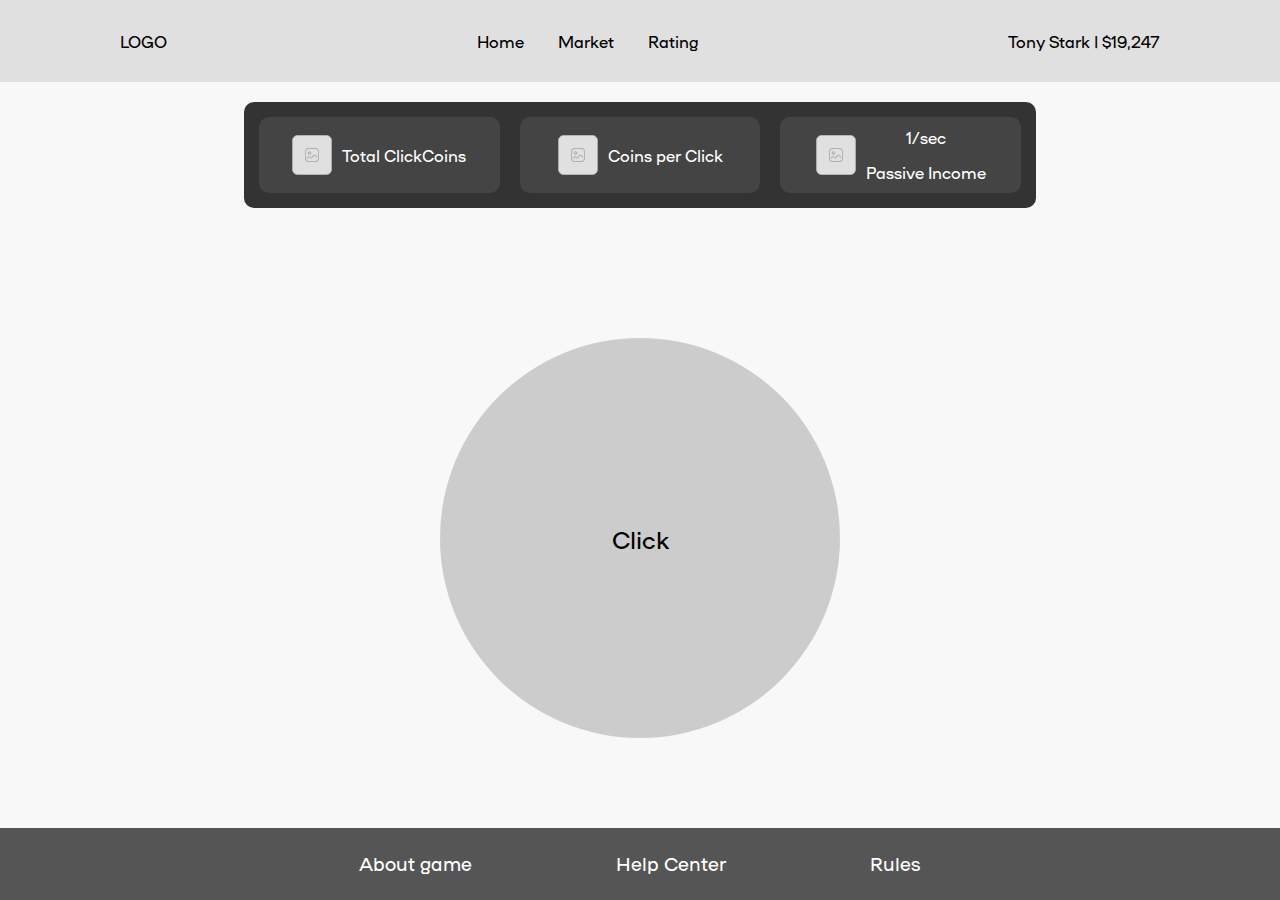
<file: clicker/index.html>
<!DOCTYPE html>
<html lang="ru">
<head>
    <meta charset="UTF-8">
    <meta name="viewport" content="width=device-width, initial-scale=1.0">
    <title>Clicker Game</title>
    <link rel="stylesheet" href="style.css">
</head>
<body>
    <header>
        <div class="logo">LOGO</div>
        <div class="menu">
            <a href="#">Home</a>
            <a href="#">Market</a>
            <a href="#">Rating</a>
        </div>
        <div class="profile">Tony Stark | $19,247</div>
    </header>
    <div class="stats-container">
        <div class="stats-box">
            <img src="/img/01 Images/Placeholder Square.svg" alt="">
            <div>
                <p><strong class="counterClick"></strong></p>
                <p>Total ClickCoins</p>
            </div>
        </div>
        <div class="stats-box">
            <img src="/img/01 Images/Placeholder Square.svg" alt="">
            <div>
                <p><strong></strong></p>
                <p>Coins per Click</p>
            </div>
        </div>
        <div class="stats-box">
            <img src="/img/01 Images/Placeholder Square.svg" alt="">
            <div>
                <p><strong>1/sec</strong></p>
                <p>Passive Income</p>
            </div>
        </div>
    </div>
    <div class="buttonClicker">
        <button class="click-button" onclick="clickerButton()">Click</button>
    </div>
    <footer>
        <h3>About game</h3>
        <h3>Help Center</h3>
        <h3>Rules</h3>
    </footer>
    <script src="/clicker/main.js"></script>
</body>
</html>
</file>
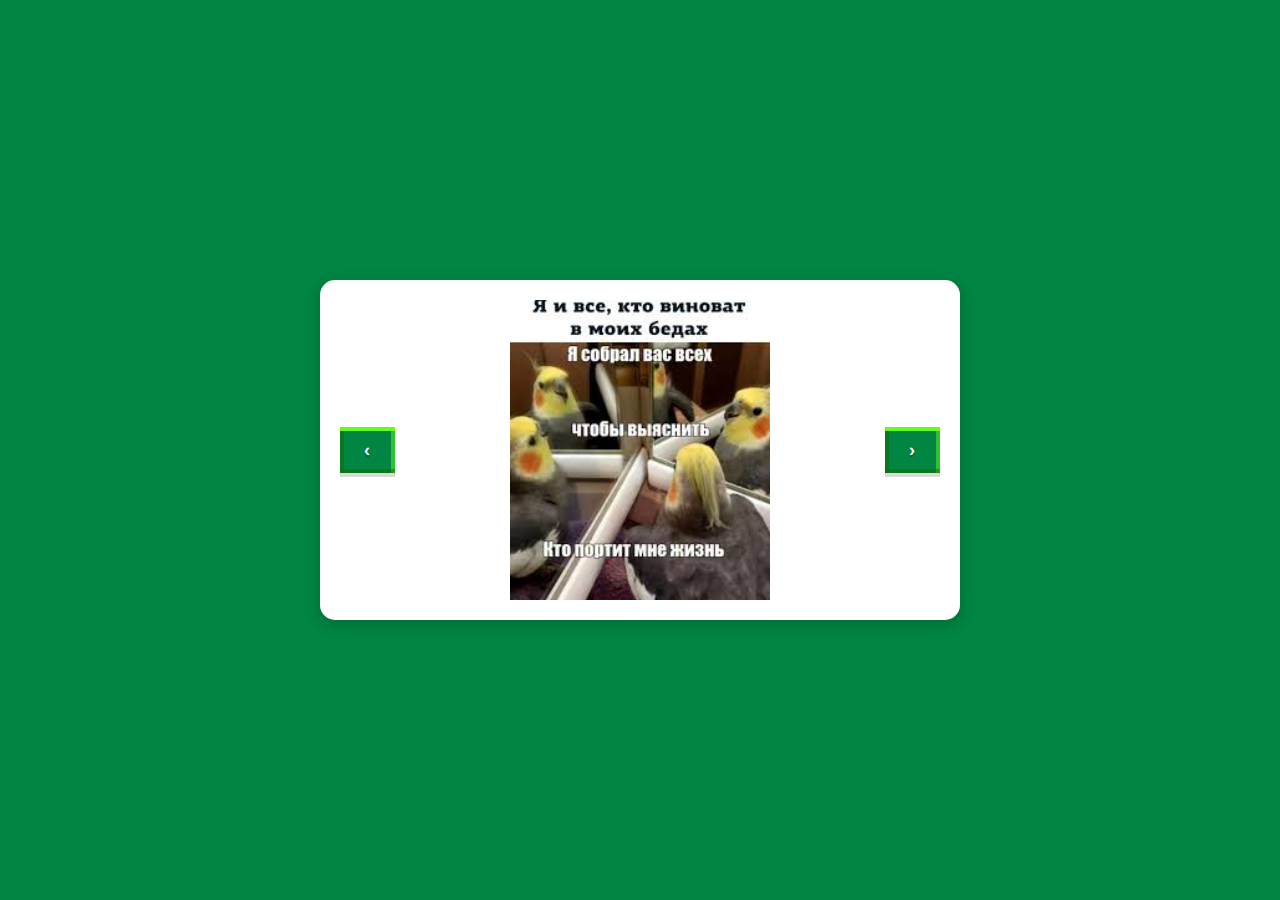
<file: karuselIMG/index.html>
<!DOCTYPE html>
<html lang="en">
<head>
  <meta charset="UTF-8">
  <meta name="viewport" content="width=device-width, initial-scale=1.0">
  <title>Image Carousel</title>
  <link rel="stylesheet" href="styless.css">
</head>
<body>
  <div class="carousel-container">
    <div class="carousel">
      <button id="prevBtn" class="nav-btn">‹</button>
      <div class="image-wrapper">
        <img id="carouselImage" src="/img/img1.jpg" alt="Carousel Image">
      </div>
      <button id="nextBtn" class="nav-btn">›</button>
    </div>
  </div>

  <script src="script.js"></script>
</body>
</html>
</file>
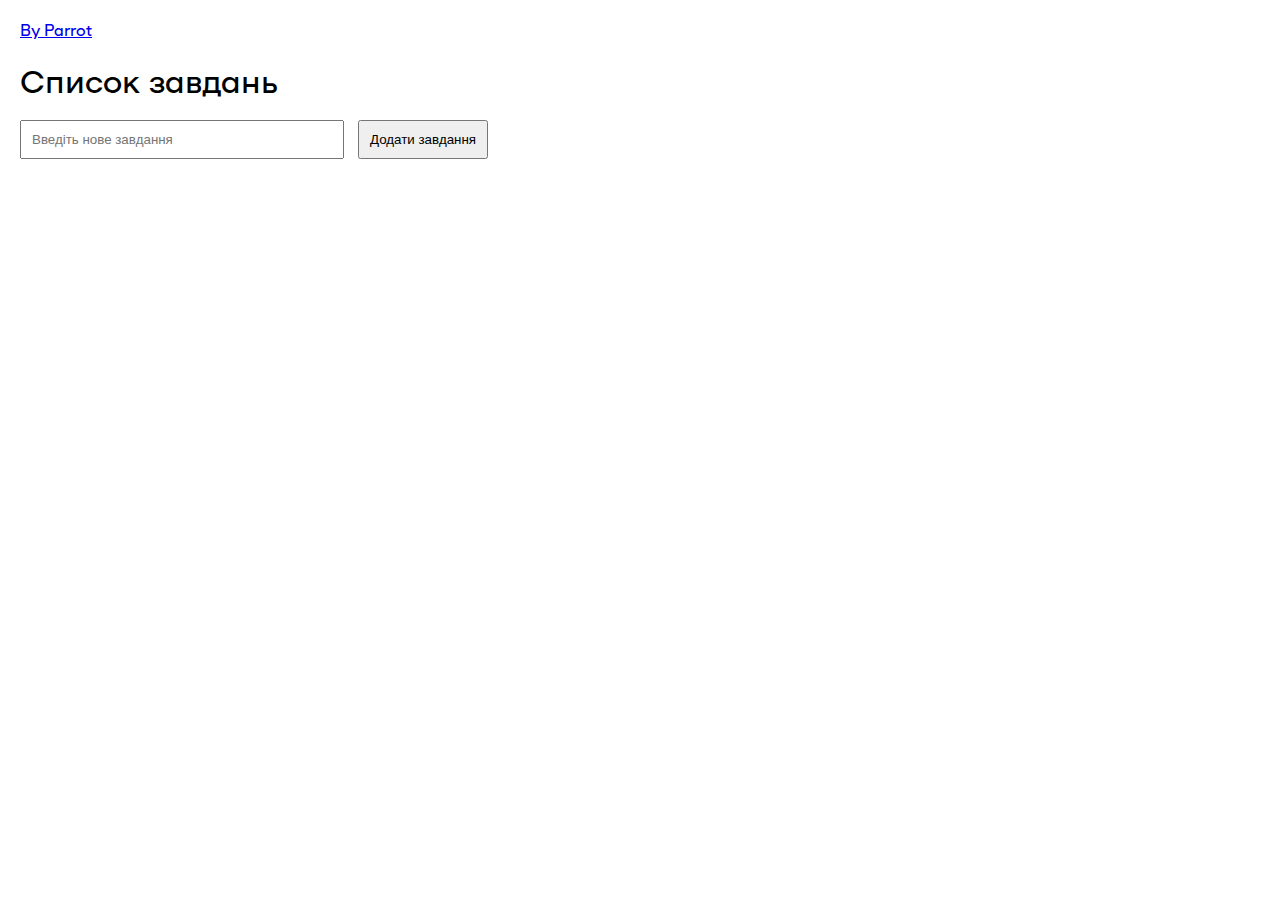
<file: archive/zadachka na pare/index.html>
<!DOCTYPE html>
<html lang="en">
<head>
    <meta charset="UTF-8">
    <meta name="viewport" content="width=device-width, initial-scale=1.0">
    <title>Список завдань</title>
    <link rel="stylesheet" href="Styless.css">
</head>
<body>
    <a href="conv.html">By Parrot</a>
    <h1>Список завдань</h1>
    <input type="text" id="taskInput" placeholder="Введіть нове завдання">
    <button id="addTaskButton">Додати завдання</button>
    <ul id="taskList"></ul>
    <script src="index.js"></script>
</body>
</html>
</file>
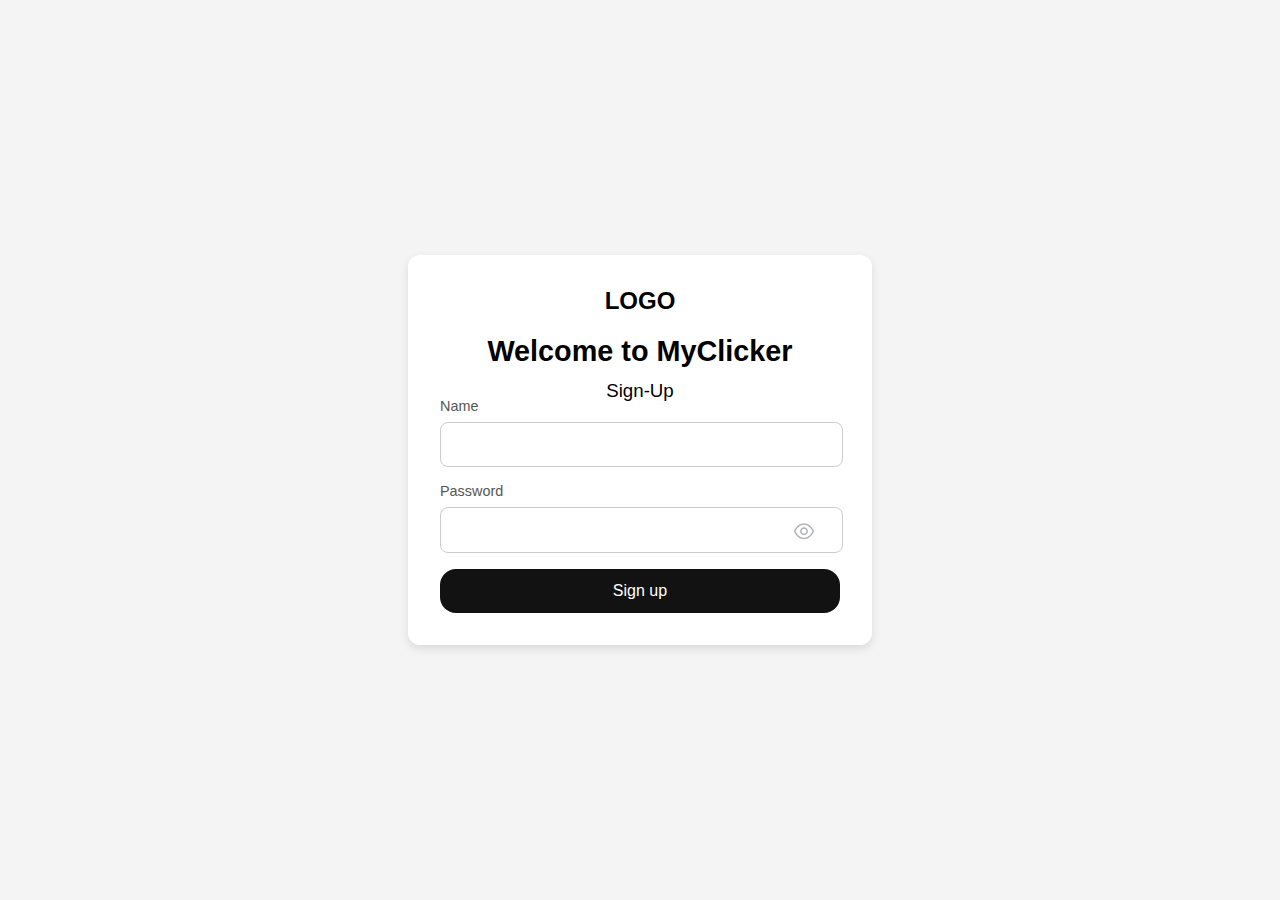
<file: clicker/login.html>
<!DOCTYPE html>
<html lang="en">
<head>
    <meta charset="UTF-8">
    <meta name="viewport" content="width=device-width, initial-scale=1.0">
    <title>Sign Up</title>
    <link rel="stylesheet" href="loginForRegister.css">
</head>
<body>
    <div class="container">
        <div class="logo">LOGO</div>
        <h1>Welcome to MyClicker</h1>
        <h3 class="Sign-Up">Sign-Up</h3>
        <form id="signupForm">
            <label for="name">Name</label>
            <input type="text" id="name" name="name" required>

            <label for="password">Password</label>
            <div class="password-container">
                <input type="password" id="password" name="password" required>
                <button type="button" class="toggle-password">
                    <!-- Eye icon -->
                    <svg id="eye-icon" xmlns="http://www.w3.org/2000/svg" viewBox="0 0 24 24" fill="none">
                        <path fill-rule="evenodd" clip-rule="evenodd" d="M11.9996 9.6413C10.6696 9.6413 9.58862 10.7233 9.58862 12.0533C9.58862 13.3823 10.6696 14.4633 11.9996 14.4633C13.3296 14.4633 14.4116 13.3823 14.4116 12.0533C14.4116 10.7233 13.3296 9.6413 11.9996 9.6413ZM11.9996 15.9633C9.84262 15.9633 8.08862 14.2093 8.08862 12.0533C8.08862 9.8963 9.84262 8.1413 11.9996 8.1413C14.1566 8.1413 15.9116 9.8963 15.9116 12.0533C15.9116 14.2093 14.1566 15.9633 11.9996 15.9633Z" fill="#AFB1B6"/>
                        <path fill-rule="evenodd" clip-rule="evenodd" d="M3.56987 12.0525C5.42987 16.1615 8.56287 18.6045 11.9999 18.6055C15.4369 18.6045 18.5699 16.1615 20.4299 12.0525C18.5699 7.9445 15.4369 5.5015 11.9999 5.5005C8.56387 5.5015 5.42987 7.9445 3.56987 12.0525ZM12.0019 20.1055H11.9979H11.9969C7.86087 20.1025 4.14687 17.2035 2.06087 12.3485C1.97987 12.1595 1.97987 11.9455 2.06087 11.7565C4.14687 6.9025 7.86187 4.0035 11.9969 4.0005C11.9989 3.9995 11.9989 3.9995 11.9999 4.0005C12.0019 3.9995 12.0019 3.9995 12.0029 4.0005C16.1389 4.0035 19.8529 6.9025 21.9389 11.7565C22.0209 11.9455 22.0209 12.1595 21.9389 12.3485C19.8539 17.2035 16.1389 20.1025 12.0029 20.1055H12.0019Z" fill="#AFB1B6"/>
                    </svg>
                </button>
            </div>

            <button type="submit">Sign up</button>
        </form>
    </div>

    <script src="scripts.js"></script>
</body>
</html>
</file>
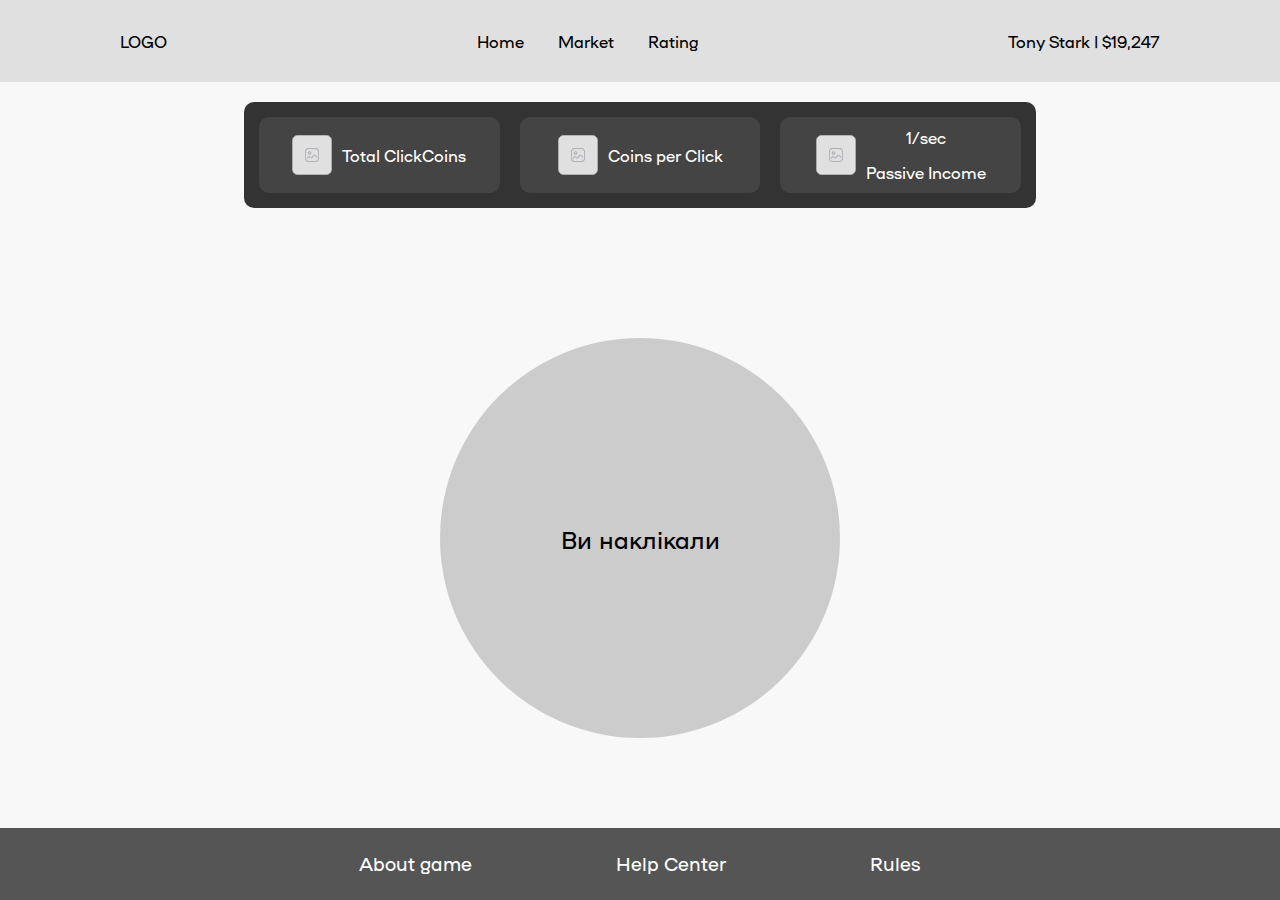
<file: clicker/main.html>
<!DOCTYPE html>
<html lang="ru">
<head>
    <meta charset="UTF-8">
    <meta name="viewport" content="width=device-width, initial-scale=1.0">
    <title>Clicker Game</title>
    <link rel="stylesheet" href="style.css">
</head>
<body>
    <header>
        <div class="logo">LOGO</div>
        <div class="menu">
            <a href="#">Home</a>
            <a href="#">Market</a>
            <a href="#">Rating</a>
        </div>
        <div class="profile" id="userMiniProfile">Tony Stark | $19,247</div>
    </header>
    <div class="stats-container">
        <div class="stats-box">
            <img src="/img/01 Images/Placeholder Square.svg" alt="">
            <div>
                <p><strong class="counterClick"></strong></p>
                <p id="totalCoinsClick">Total ClickCoins</p>
            </div>
        </div>
        <div class="stats-box">
            <img src="/img/01 Images/Placeholder Square.svg" alt="">
            <div>
                <p><strong></strong></p>
                <p id="coinsPerClick">Coins per Click</p>
            </div>
        </div>
        <div class="stats-box">
            <img src="/img/01 Images/Placeholder Square.svg" alt="">
            <div>
                <p><strong>1/sec</strong></p>
                <p>Passive Income</p>
            </div>
        </div>
    </div>
    <div class="buttonClicker">
        <button class="click-button" id="counter" onclick="clickerButton()">Ви наклікали</button>
    </div>
    <footer>
        <h3>About game</h3>
        <h3>Help Center</h3>
        <h3>Rules</h3>
    </footer>
    <script src="main.js"></script>
</body>
</html>
</file>
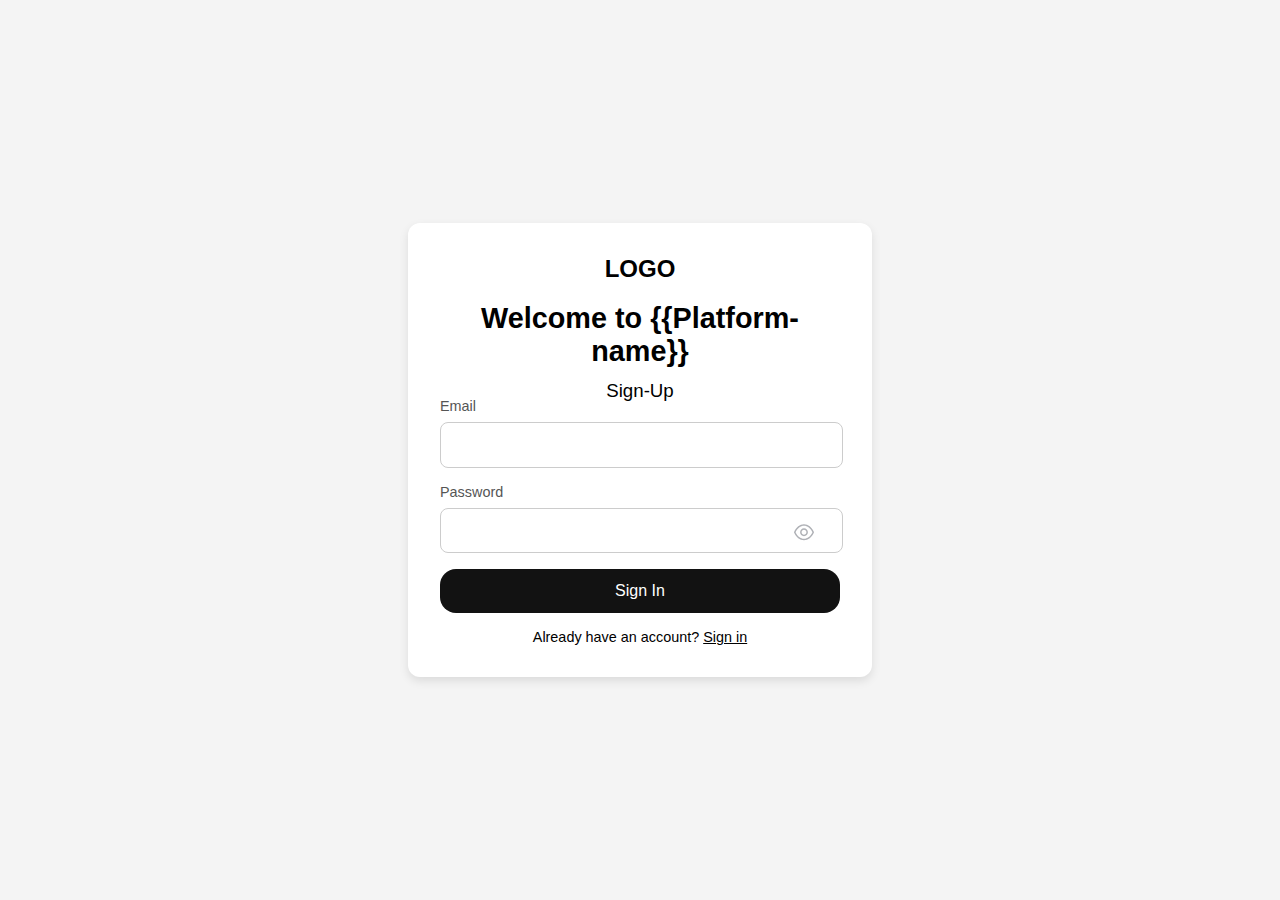
<file: sign-in/html.html>
<!DOCTYPE html>
<html lang="en">
<head>
    <meta charset="UTF-8">
    <meta name="viewport" content="width=device-width, initial-scale=1.0">
    <title>Sign Up</title>
    <link rel="stylesheet" href="css.css">
</head>
<body>
    <div class="container">
        <div class="logo">LOGO</div>
        <h1>Welcome to {{Platform-name}}</h1>
        <h3 class="Sign-Up">Sign-Up</h3>
        <form action="#" method="post">
            <label for="email">Email</label>
            <input type="email" id="email" name="email" required>

            <label for="password">Password</label>
            <div class="password-container">
                <input type="password" id="password" name="password" required>
                <button type="button" class="toggle-password">
                    <!-- Eye icon -->
                    <svg id="eye-icon" xmlns="http://www.w3.org/2000/svg" viewBox="0 0 24 24" fill="none">
                        <path fill-rule="evenodd" clip-rule="evenodd" d="M11.9996 9.6413C10.6696 9.6413 9.58862 10.7233 9.58862 12.0533C9.58862 13.3823 10.6696 14.4633 11.9996 14.4633C13.3296 14.4633 14.4116 13.3823 14.4116 12.0533C14.4116 10.7233 13.3296 9.6413 11.9996 9.6413ZM11.9996 15.9633C9.84262 15.9633 8.08862 14.2093 8.08862 12.0533C8.08862 9.8963 9.84262 8.1413 11.9996 8.1413C14.1566 8.1413 15.9116 9.8963 15.9116 12.0533C15.9116 14.2093 14.1566 15.9633 11.9996 15.9633Z" fill="#AFB1B6"/>
                        <path fill-rule="evenodd" clip-rule="evenodd" d="M3.56987 12.0525C5.42987 16.1615 8.56287 18.6045 11.9999 18.6055C15.4369 18.6045 18.5699 16.1615 20.4299 12.0525C18.5699 7.9445 15.4369 5.5015 11.9999 5.5005C8.56387 5.5015 5.42987 7.9445 3.56987 12.0525ZM12.0019 20.1055H11.9979H11.9969C7.86087 20.1025 4.14687 17.2035 2.06087 12.3485C1.97987 12.1595 1.97987 11.9455 2.06087 11.7565C4.14687 6.9025 7.86187 4.0035 11.9969 4.0005C11.9989 3.9995 11.9989 3.9995 11.9999 4.0005C12.0019 3.9995 12.0019 3.9995 12.0029 4.0005C16.1389 4.0035 19.8529 6.9025 21.9389 11.7565C22.0209 11.9455 22.0209 12.1595 21.9389 12.3485C19.8539 17.2035 16.1389 20.1025 12.0029 20.1055H12.0019Z" fill="#AFB1B6"/>
                    </svg>
                </button>
            </div>

            <button type="submit">Sign In</button>
        </form>
    <script src="index.js"></script>
        <div class="signin-link">
            Already have an account? <a href="htmlSignIn.html"><u>Sign in</u></a>
        </div>
    </div>
</body>
</html>
</file>
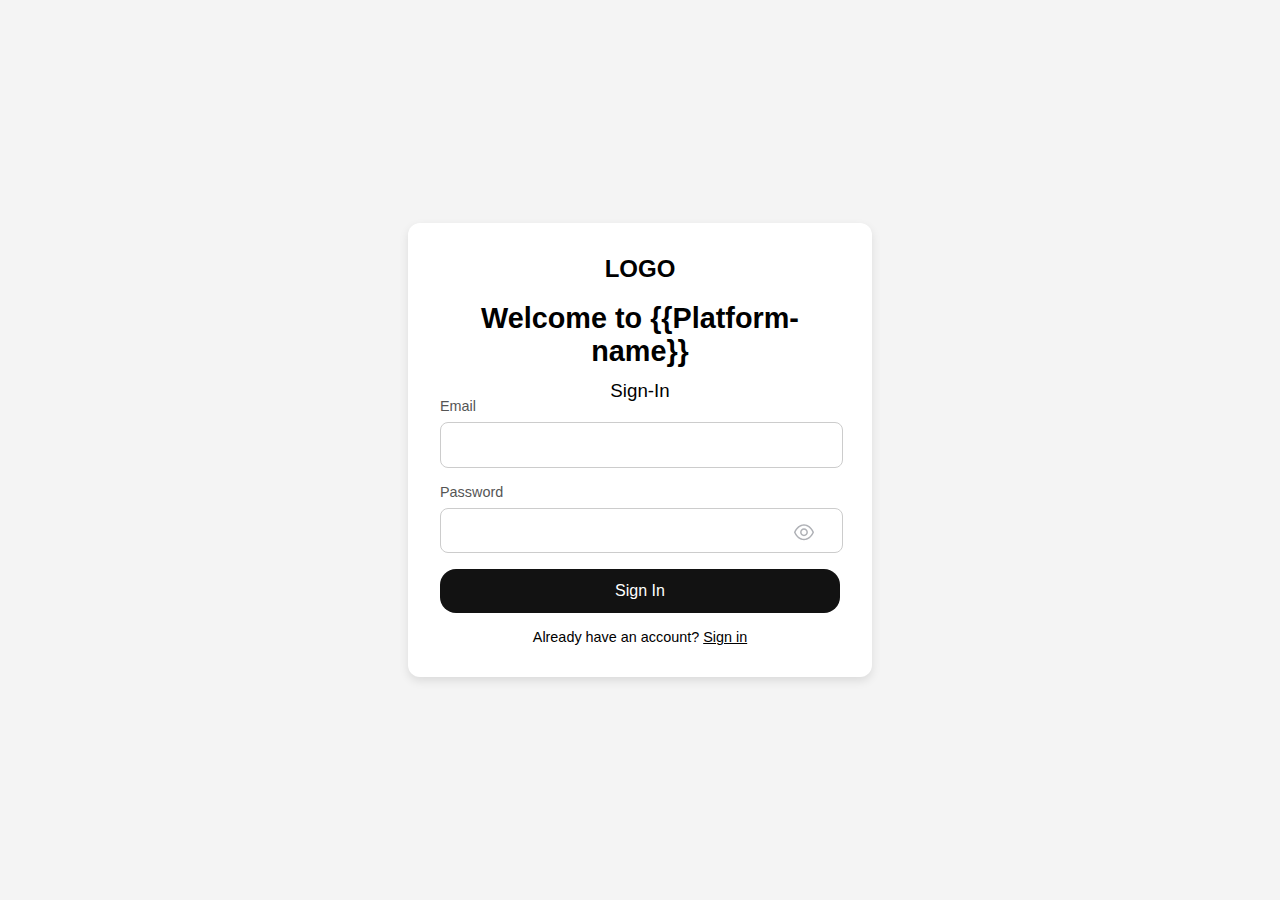
<file: sign-in/htmlSignIn.html>
<!DOCTYPE html>
<html lang="en">
<head>
    <meta charset="UTF-8">
    <meta name="viewport" content="width=device-width, initial-scale=1.0">
    <title>Sign Up</title>
    <link rel="stylesheet" href="cssSignIn.css">
</head>
<body>
    <div class="container">
        <div class="logo">LOGO</div>
        <h1>Welcome to {{Platform-name}}</h1>
         <h3 class="Sign-Up">Sign-In</h3>
        <h3 class="Sign-Up"><Sign-In></Sign-In></h3>
        <form action="#" method="post">
            <label for="email">Email</label>
            <input type="email" id="email" name="email" required>

            <label for="password">Password</label>
            <div class="password-container">
                <input type="password" id="password" name="password" required>
                <button type="button" class="toggle-password">
                    <!-- Eye icon -->
                    <svg id="eye-icon" xmlns="http://www.w3.org/2000/svg" viewBox="0 0 24 24" fill="none">
                        <path fill-rule="evenodd" clip-rule="evenodd" d="M11.9996 9.6413C10.6696 9.6413 9.58862 10.7233 9.58862 12.0533C9.58862 13.3823 10.6696 14.4633 11.9996 14.4633C13.3296 14.4633 14.4116 13.3823 14.4116 12.0533C14.4116 10.7233 13.3296 9.6413 11.9996 9.6413ZM11.9996 15.9633C9.84262 15.9633 8.08862 14.2093 8.08862 12.0533C8.08862 9.8963 9.84262 8.1413 11.9996 8.1413C14.1566 8.1413 15.9116 9.8963 15.9116 12.0533C15.9116 14.2093 14.1566 15.9633 11.9996 15.9633Z" fill="#AFB1B6"/>
                        <path fill-rule="evenodd" clip-rule="evenodd" d="M3.56987 12.0525C5.42987 16.1615 8.56287 18.6045 11.9999 18.6055C15.4369 18.6045 18.5699 16.1615 20.4299 12.0525C18.5699 7.9445 15.4369 5.5015 11.9999 5.5005C8.56387 5.5015 5.42987 7.9445 3.56987 12.0525ZM12.0019 20.1055H11.9979H11.9969C7.86087 20.1025 4.14687 17.2035 2.06087 12.3485C1.97987 12.1595 1.97987 11.9455 2.06087 11.7565C4.14687 6.9025 7.86187 4.0035 11.9969 4.0005C11.9989 3.9995 11.9989 3.9995 11.9999 4.0005C12.0019 3.9995 12.0019 3.9995 12.0029 4.0005C16.1389 4.0035 19.8529 6.9025 21.9389 11.7565C22.0209 11.9455 22.0209 12.1595 21.9389 12.3485C19.8539 17.2035 16.1389 20.1025 12.0029 20.1055H12.0019Z" fill="#AFB1B6"/>
                    </svg>
                </button>
            </div>

            <button type="submit">Sign In</button>
        </form>
        <div class="signin-link">
            Already have an account? <a href="html.html"><u>Sign in</u></a>
        </div>
    </div>
</body>
</html>
</file>
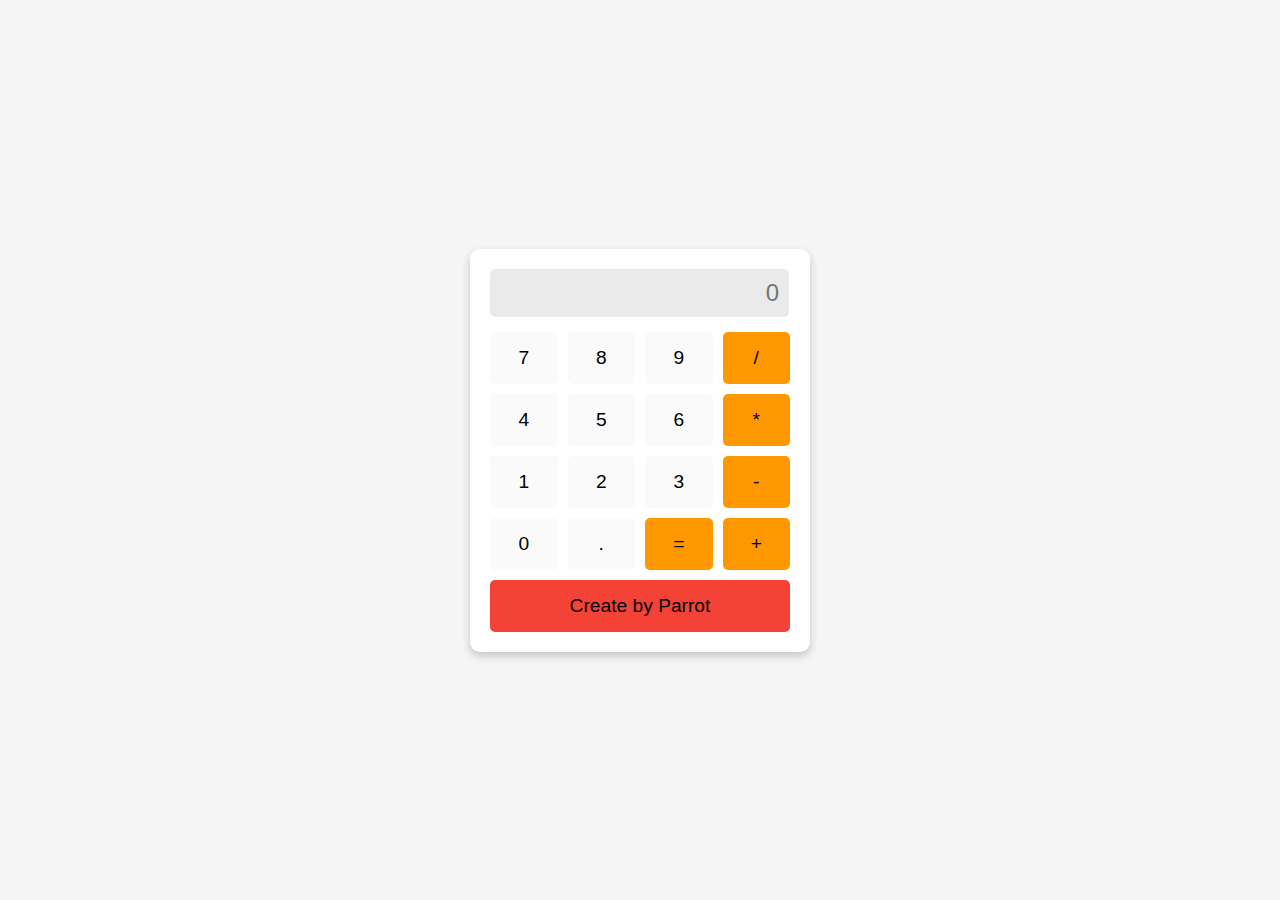
<file: archive/calculator/calc.html>
<!DOCTYPE html>
<html lang="en">
<head>
    <meta charset="UTF-8">
    <meta name="viewport" content="width=device-width, initial-scale=1.0">
    <title>Calculator</title>
    <link rel="stylesheet" href="stylesForCalc.css">
</head>
<body>
    <div class="calculator">
        <input type="text" id="display" placeholder="0" disabled>
        <div class="buttons">
            <button class="btn" onclick="appendValue('7')">7</button>
            <button class="btn" onclick="appendValue('8')">8</button>
            <button class="btn" onclick="appendValue('9')">9</button>
            <button class="btn operation" onclick="appendValue('/')">/</button>
            <button class="btn" onclick="appendValue('4')">4</button>
            <button class="btn" onclick="appendValue('5')">5</button>
            <button class="btn" onclick="appendValue('6')">6</button>
            <button class="btn operation" onclick="appendValue('*')">*</button>
            <button class="btn" onclick="appendValue('1')">1</button>
            <button class="btn" onclick="appendValue('2')">2</button>
            <button class="btn" onclick="appendValue('3')">3</button>
            <button class="btn operation" onclick="appendValue('-')">-</button>
            <button class="btn" onclick="appendValue('0')">0</button>
            <button class="btn" onclick="appendValue('.')">.</button>
            <button class="btn operation" onclick="calculate()">=</button>
            <button class="btn operation" onclick="appendValue('+')">+</button>
            <button class="btn clear" onclick="clearDisplay()">Create by Parrot</button>
        </div>
    </div>
    <script src="calc.js"></script>
</body>
</html>
</file>
<file: clicker/style.css>
@font-face {
        font-family: NAMU-1990;
        src: url(/fonts/NAMU-1990.otf);
    }
    *{
        box-sizing: border-box;
        font-family: NAMU-1990;
    }

    body {
            font-family: Arial, sans-serif;
            margin: 0;
            padding: 0;
            background: #f8f8f8;
            display: flex;
            flex-direction: column;
            min-height: 100vh;
        }
        header {
            display: flex;
            justify-content: space-between;
            align-items: center;
            background: #E0E0E0;
            padding-top: 16px;
            padding-right: 120px;
            padding-bottom: 16px;
            padding-left: 120px;
            width: auto;
            height: 82px;
            gap: 126px;
        }
        .menu a {
            margin: 0 15px;
            text-decoration: none;
            color: black;
        }
        .stats-container {
            display: flex;
            justify-content: center;
            gap: 20px;
            background: #333;
            padding: 15px;
            border-radius: 10px;
            margin: 20px auto;
            width: 792px;
            height: 106px;
            color: white;
            flex-direction: row;
        }
        .stats-box {
            display: flex;
            align-items: center;
            justify-content: center;
            background: #444;
            padding: 20px;
            border-radius: 10px;
            text-align: center;
            flex: 1;
            flex-direction: row;
            gap: 10px;
        }

        .stats-box img {
            width: 40px;
            height: 40px;
        }

        .buttonClicker {
            display: flex;
            justify-content: center;
            align-items: center;
            flex: 1;
            flex-direction: column;
        }

        .click-button {
            width: 400px;
            height: 400px;
            background: #ccc;
            border-radius: 50%;
            border: none;
            cursor: pointer;
            font-size: 24px;
            display: flex;
            align-items: center;
            justify-content: center;
            margin-top: 20px;
        }
        
        footer {
            display: flex;
            justify-content: center;
            background: #555;
            color: white;
            margin-top: auto;
            gap: 96px;
            height: 72px;
            width: auto;
        }
        
        h3{
            margin: 24px;
        }
</file>
<file: karuselIMG/styless.css>
/* Основний стиль сторінки */
body {
    font-family: Arial, sans-serif;
    margin: 0;
    padding: 0;
    background-color: #008542;
    display: flex;
    justify-content: center;
    align-items: center;
    height: 100vh;
    overflow: hidden; /* Прибирає скроллбари */
  }
  
  /* Контейнер каруселі */
  .carousel-container {
    display: flex;
    justify-content: center;
    align-items: center;
    width: 100%;
    height: 100%;
    position: absolute;
    top: 0;
    left: 0;
  }
  
  /* Стиль каруселі */
  .carousel {
    display: flex;
    align-items: center;
    gap: 20px;
    background-color: #ffffff;
    padding: 20px;
    border-radius: 15px;
    box-shadow: 0 4px 15px rgba(0, 0, 0, 0.2);
    max-width: 600px;
    width: 90%;
    justify-content: center;
  }
  
  /* Обгортка для зображень */
  .image-wrapper {
    flex: 1;
    display: flex;
    justify-content: center;
    align-items: center;
    width: 100%; /* Займає весь простір по ширині */
    height: 300px; /* Встановлена висота */
    overflow: hidden;
  }
  
  /* Зображення */
  img {
    width: 100%; /* Займає весь простір по ширині */
    height: 100%; /* Займає весь простір по висоті */
    object-fit: contain; /* Зберігає пропорції зображення */
    border-radius: 10px;
  }
  
  /* Кнопки навігації */
  /* Взяті з Uiverse.io */
  button {
    font-size: 18px;
    background-color: #008542;
    color: #fff;
    text-shadow: 0 2px 0 rgb(0 0 0 / 25%);
    display: inline-flex;
    align-items: center;
    justify-content: center;
    position: relative;
    border: 0;
    z-index: 1;
    user-select: none;
    cursor: pointer;
    text-transform: uppercase;
    letter-spacing: 1px;
    white-space: unset;
    padding: 0.8rem 1.5rem;
    text-decoration: none;
    font-weight: 900;
    transition: all 0.7s cubic-bezier(0, 0.8, 0.26, 0.99);
  }
  
  button:before {
    position: absolute;
    pointer-events: none;
    top: 0;
    left: 0;
    display: block;
    width: 100%;
    height: 100%;
    content: "";
    transition: 0.7s cubic-bezier(0, 0.8, 0.26, 0.99);
    z-index: -1;
    background-color: #008542 !important;
    box-shadow: 0 -4px rgb(21 108 0 / 50%) inset,
      0 4px rgb(100 253 31 / 99%) inset, -4px 0 rgb(100 253 31 / 50%) inset,
      4px 0 rgb(21 108 0 / 50%) inset;
  }
  
  button:after {
    position: absolute;
    pointer-events: none;
    top: 0;
    left: 0;
    display: block;
    width: 100%;
    height: 100%;
    content: "";
    box-shadow: 0 4px 0 0 rgb(0 0 0 / 15%);
    transition: 0.7s cubic-bezier(0, 0.8, 0.26, 0.99);
  }
  
  button:hover:before {
    box-shadow: 0 -4px rgb(0 0 0 / 50%) inset, 0 4px rgb(255 255 255 / 20%) inset,
      -4px 0 rgb(255 255 255 / 20%) inset, 4px 0 rgb(0 0 0 / 50%) inset;
  }
  
  button:hover:after {
    box-shadow: 0 4px 0 0 rgb(0 0 0 / 15%);
  }
  
  button:active {
    transform: translateY(4px);
  }
  
  button:active:after {
    box-shadow: 0 0px 0 0 rgb(0 0 0 / 15%);
  }
</file>
<file: archive/zadachka na pare/Styless.css>
@font-face {
    font-family: NAMU-1990;
    src: url(/fonts/NAMU-1990.otf);
}
body {
    font-family: NAMU-1990;
    margin: 20px;
}
input {
    padding: 10px;
    width: 300px;
    margin-right: 10px;
}
button {
    padding: 10px;
}
ul {
    list-style-type: none;
    padding: 0;
}
li {
    margin: 10px 0;
    display: flex;
    align-items: center;
    justify-content: space-between;
}
.done {
    text-decoration: line-through;
    color: gray;
}
</file>
<file: clicker/loginForRegister.css>
body {
            font-family: Arial, sans-serif;
            display: flex;
            justify-content: center;
            align-items: center;
            min-height: 100vh;
            margin: 0;
            background-color: #f4f4f4;
        }
        .Sign-Up{
            font-weight: normal;
            margin: -4px;
        }
        .container {
            text-align: center;
            background: #fff;
            padding: 32px;
            border-radius: 12px;
            box-shadow: 0 4px 10px rgba(0, 0, 0, 0.1);
            width: 400px;
        }

        .logo {
            font-size: 24px;
            font-weight: bold;
            margin-bottom: 16px;
        }

        h1 {
            font-size: 28.8px;
            margin-bottom: 16px;
        }

        form {
            display: flex;
            flex-direction: column;
        }

        label {
            text-align: left;
            margin-bottom: 8px;
            font-size: 14.4px;
            color: #555;
        }

        .password-container {
            position: relative;
        }

        input {
            padding: 12.8px;
            margin-bottom: 16px;
            border: 1px solid #ccc;
            border-radius: 8px;
            font-size: 16px;
            width: 375px;
        }

        .toggle-password {
            position: absolute;
            right: 10px;
            top: 50%;
            transform: translateY(-50%);
            background: none;
            border: none;
            cursor: pointer;
        }

        .toggle-password svg {
            width: 24px;
            height: 24px;
            fill: #AFB1B6;
        }

        button {
            background-color: #121212;
            color: white;
            padding: 12.8px;
            font-size: 16px;
            border: none;
            border-radius: 16px;
            cursor: pointer;
        }

        .signin-link {
            margin-top: 16px;
            font-size: 14.4px;
        }

        .signin-link a {
            color: black;
            text-decoration: none;
        }

        .signin-link a:hover {
            text-decoration: underline;
        }
        
        svg{
            position: absolute;
            top: -6px;
            left: -12px;
        }
</file>
<file: sign-in/css.css>
body {
            font-family: Arial, sans-serif;
            display: flex;
            justify-content: center;
            align-items: center;
            min-height: 100vh;
            margin: 0;
            background-color: #f4f4f4;
        }
        .Sign-Up{
            font-weight: normal;
            margin: -4px;
        }
        .container {
            text-align: center;
            background: #fff;
            padding: 32px;
            border-radius: 12px;
            box-shadow: 0 4px 10px rgba(0, 0, 0, 0.1);
            width: 400px;
        }

        .logo {
            font-size: 24px;
            font-weight: bold;
            margin-bottom: 16px;
        }

        h1 {
            font-size: 28.8px;
            margin-bottom: 16px;
        }

        form {
            display: flex;
            flex-direction: column;
        }

        label {
            text-align: left;
            margin-bottom: 8px;
            font-size: 14.4px;
            color: #555;
        }

        .password-container {
            position: relative;
        }

        input {
            padding: 12.8px;
            margin-bottom: 16px;
            border: 1px solid #ccc;
            border-radius: 8px;
            font-size: 16px;
            width: 375px;
        }

        .toggle-password {
            position: absolute;
            right: 10px;
            top: 50%;
            transform: translateY(-50%);
            background: none;
            border: none;
            cursor: pointer;
        }

        .toggle-password svg {
            width: 24px;
            height: 24px;
            fill: #AFB1B6;
        }

        button {
            background-color: #121212;
            color: white;
            padding: 12.8px;
            font-size: 16px;
            border: none;
            border-radius: 16px;
            cursor: pointer;
        }

        .signin-link {
            margin-top: 16px;
            font-size: 14.4px;
        }

        .signin-link a {
            color: black;
            text-decoration: none;
        }

        .signin-link a:hover {
            text-decoration: underline;
        }
        
        svg{
            position: absolute;
            top: -6px;
            left: -12px;
        }
</file>
<file: sign-in/cssSignIn.css>
body {
            font-family: Arial, sans-serif;
            display: flex;
            justify-content: center;
            align-items: center;
            min-height: 100vh;
            margin: 0;
            background-color: #f4f4f4;
        }
        .Sign-Up{
            font-weight: normal;
            margin: -4px;
        }
        .container {
            text-align: center;
            background: #fff;
            padding: 32px;
            border-radius: 12px;
            box-shadow: 0 4px 10px rgba(0, 0, 0, 0.1);
            width: 400px;
        }

        .logo {
            font-size: 24px;
            font-weight: bold;
            margin-bottom: 16px;
        }

        h1 {
            font-size: 28.8px;
            margin-bottom: 16px;
        }

        form {
            display: flex;
            flex-direction: column;
        }

        label {
            text-align: left;
            margin-bottom: 8px;
            font-size: 14.4px;
            color: #555;
        }

        .password-container {
            position: relative;
        }

        input {
            padding: 12.8px;
            margin-bottom: 16px;
            border: 1px solid #ccc;
            border-radius: 8px;
            font-size: 16px;
            width: 375px;
        }

        .toggle-password {
            position: absolute;
            right: 10px;
            top: 50%;
            transform: translateY(-50%);
            background: none;
            border: none;
            cursor: pointer;
        }

        .toggle-password svg {
            width: 24px;
            height: 24px;
            fill: #AFB1B6;
        }

        button {
            background-color: #121212;
            color: white;
            padding: 12.8px;
            font-size: 16px;
            border: none;
            border-radius: 16px;
            cursor: pointer;
        }

        .signin-link {
            margin-top: 16px;
            font-size: 14.4px;
        }

        .signin-link a {
            color: black;
            text-decoration: none;
        }

        .signin-link a:hover {
            text-decoration: underline;
        }
        
        svg{
            position: absolute;
            top: -6px;
            left: -12px;
        }
</file>
<file: archive/calculator/stylesForCalc.css>
body {
    display: flex;
    justify-content: center;
    align-items: center;
    height: 100vh;
    margin: 0;
    background: #f5f5f5;
    font-family: Arial, sans-serif;
}

.calculator {
    background: #fff;
    padding: 20px;
    border-radius: 10px;
    box-shadow: 0 4px 8px rgba(0, 0, 0, 0.2);
    width: 300px;
}

#display {
    width: 93%;
    font-size: 1.5rem;
    text-align: right;
    border: none;
    padding: 10px;
    margin-bottom: 15px;
    border-radius: 5px;
    background: #eaeaea;
}

.buttons {
    display: grid;
    grid-template-columns: repeat(4, 1fr);
    gap: 10px;
}

.btn {
    padding: 15px;
    font-size: 1.2rem;
    border: none;
    border-radius: 5px;
    background: #f5f5f588;
    cursor: pointer;
    transition: background 0.3s;
}

.btn.operation {
    background: #ff9800;
}

.btn.clear {
    background: #f44336; /*Красный потому-что перед тем как удалить нада что-б было превлечено внемания*/
    grid-column: span 4;
}

.btn:hover {
    background: #003a9f;
}

.btn.operation:hover {
    background: #e67e22;
}

.btn.clear:hover {
    background: #d32f2f;
}
</file>
